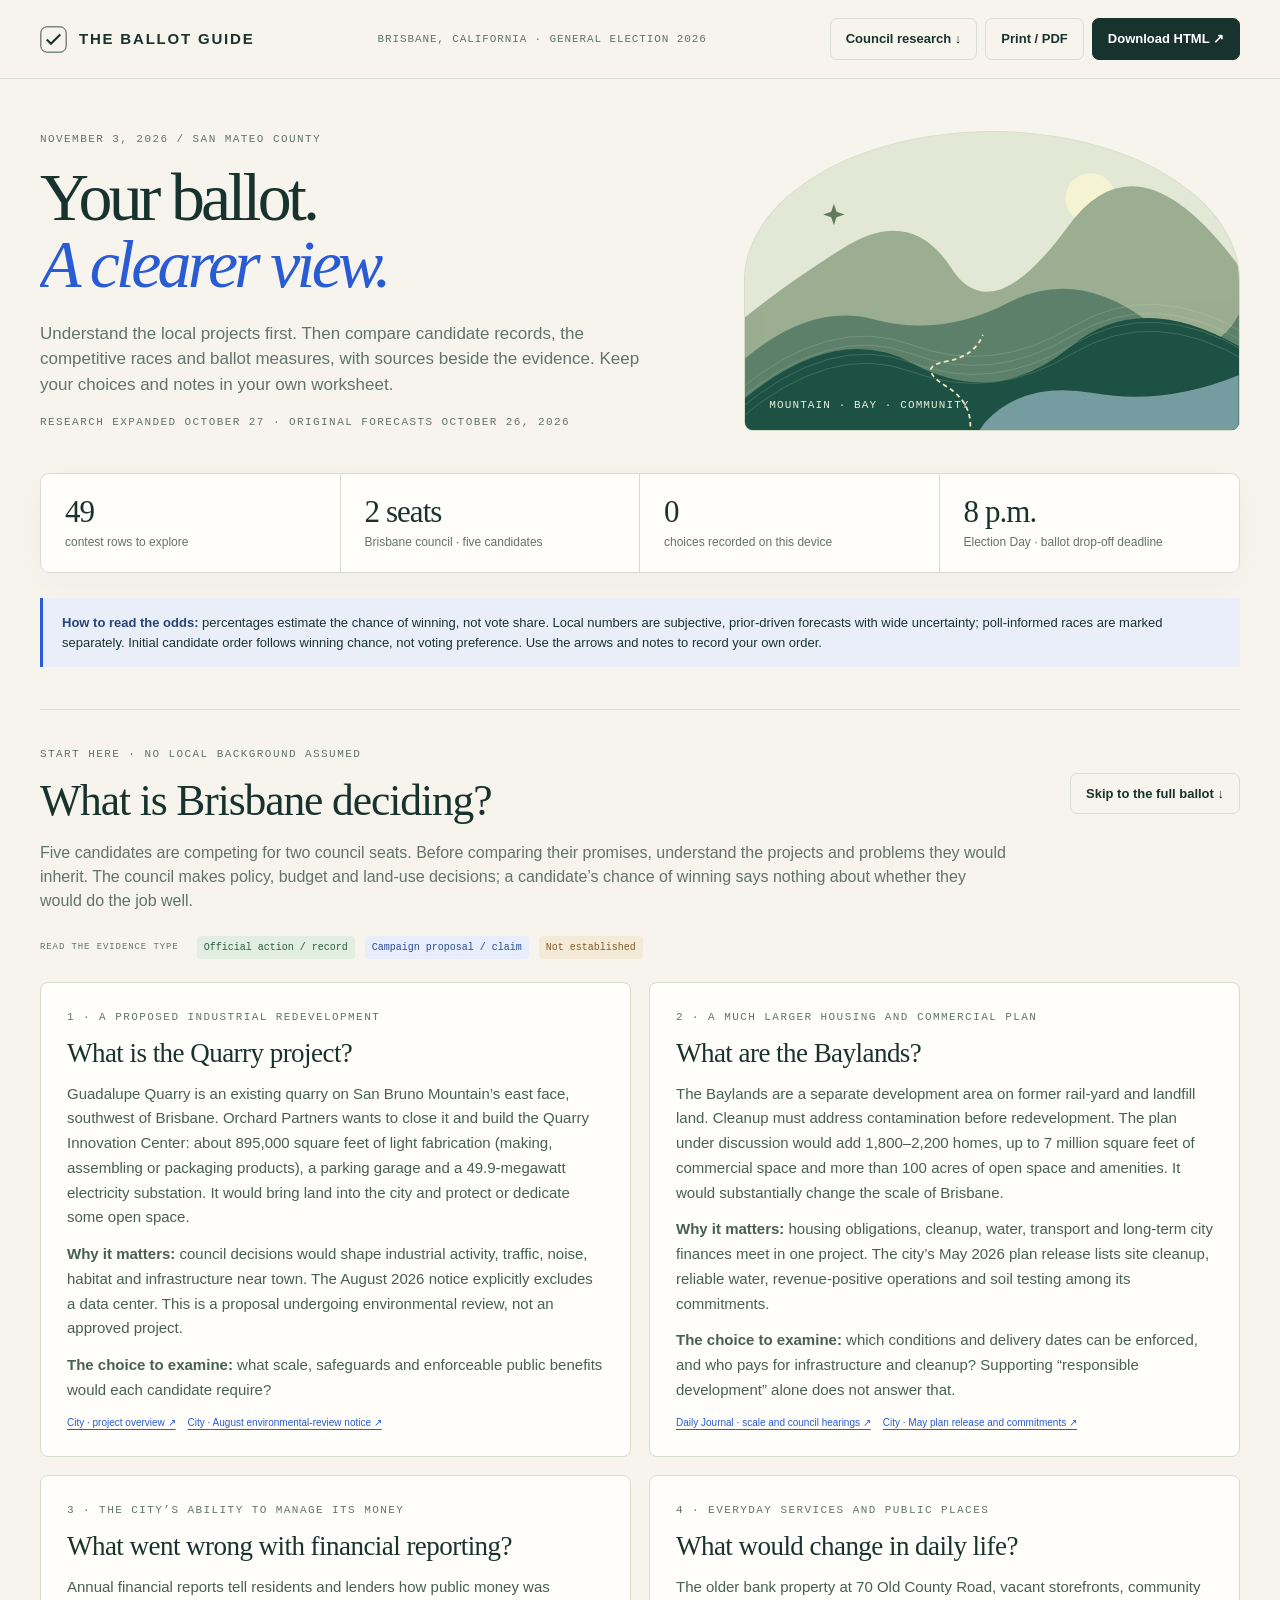
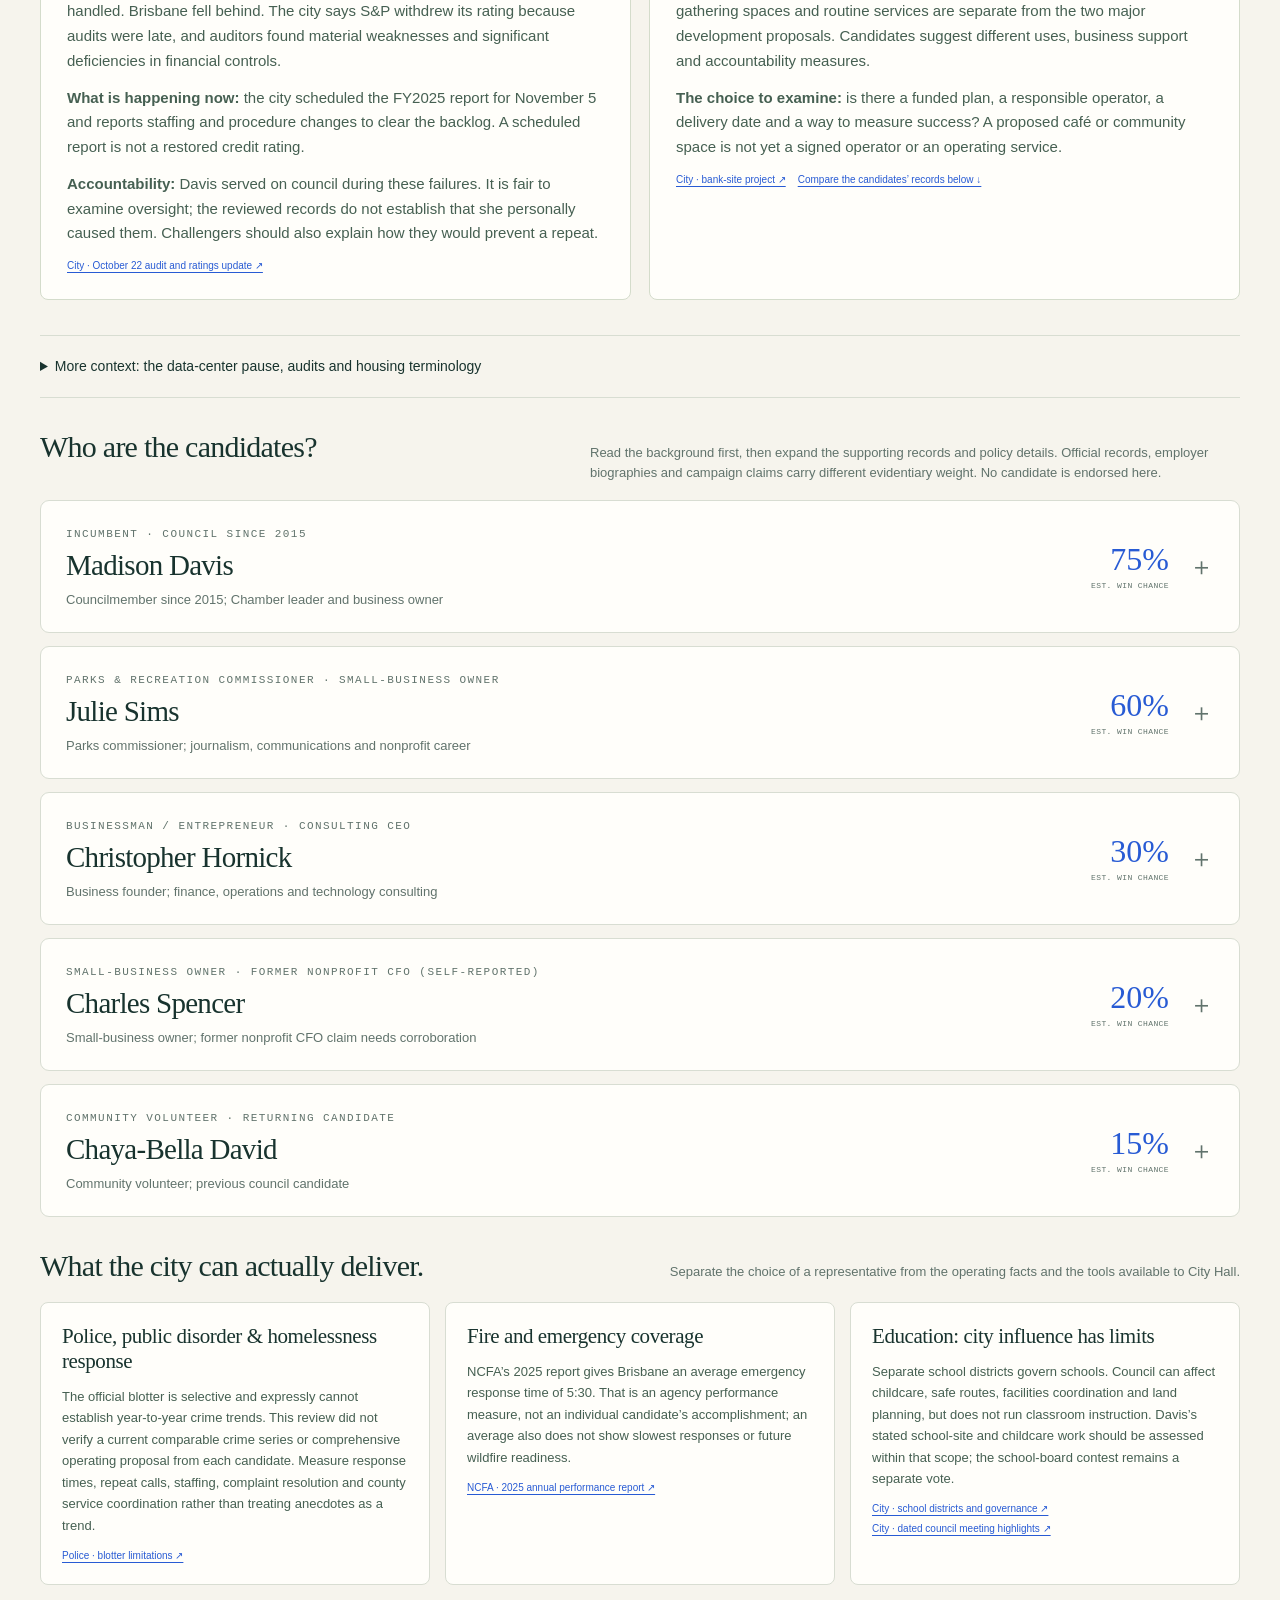
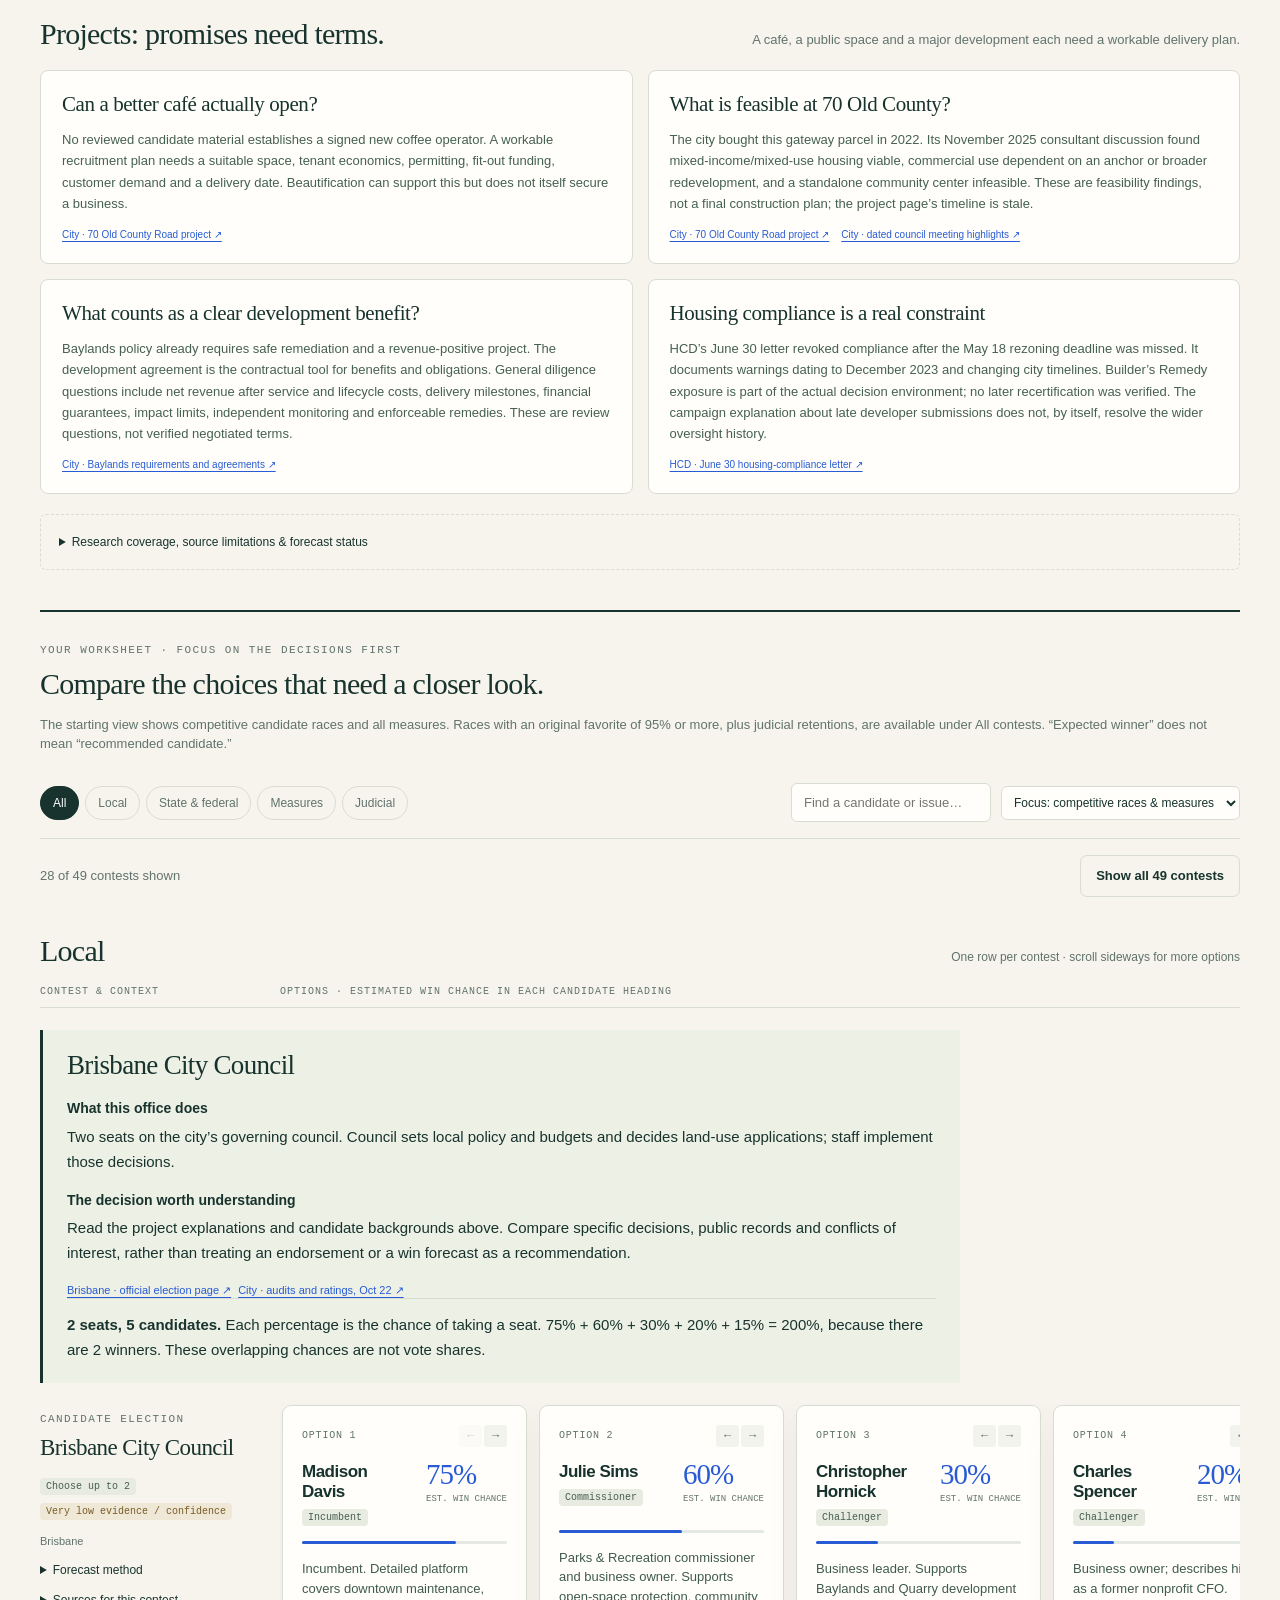
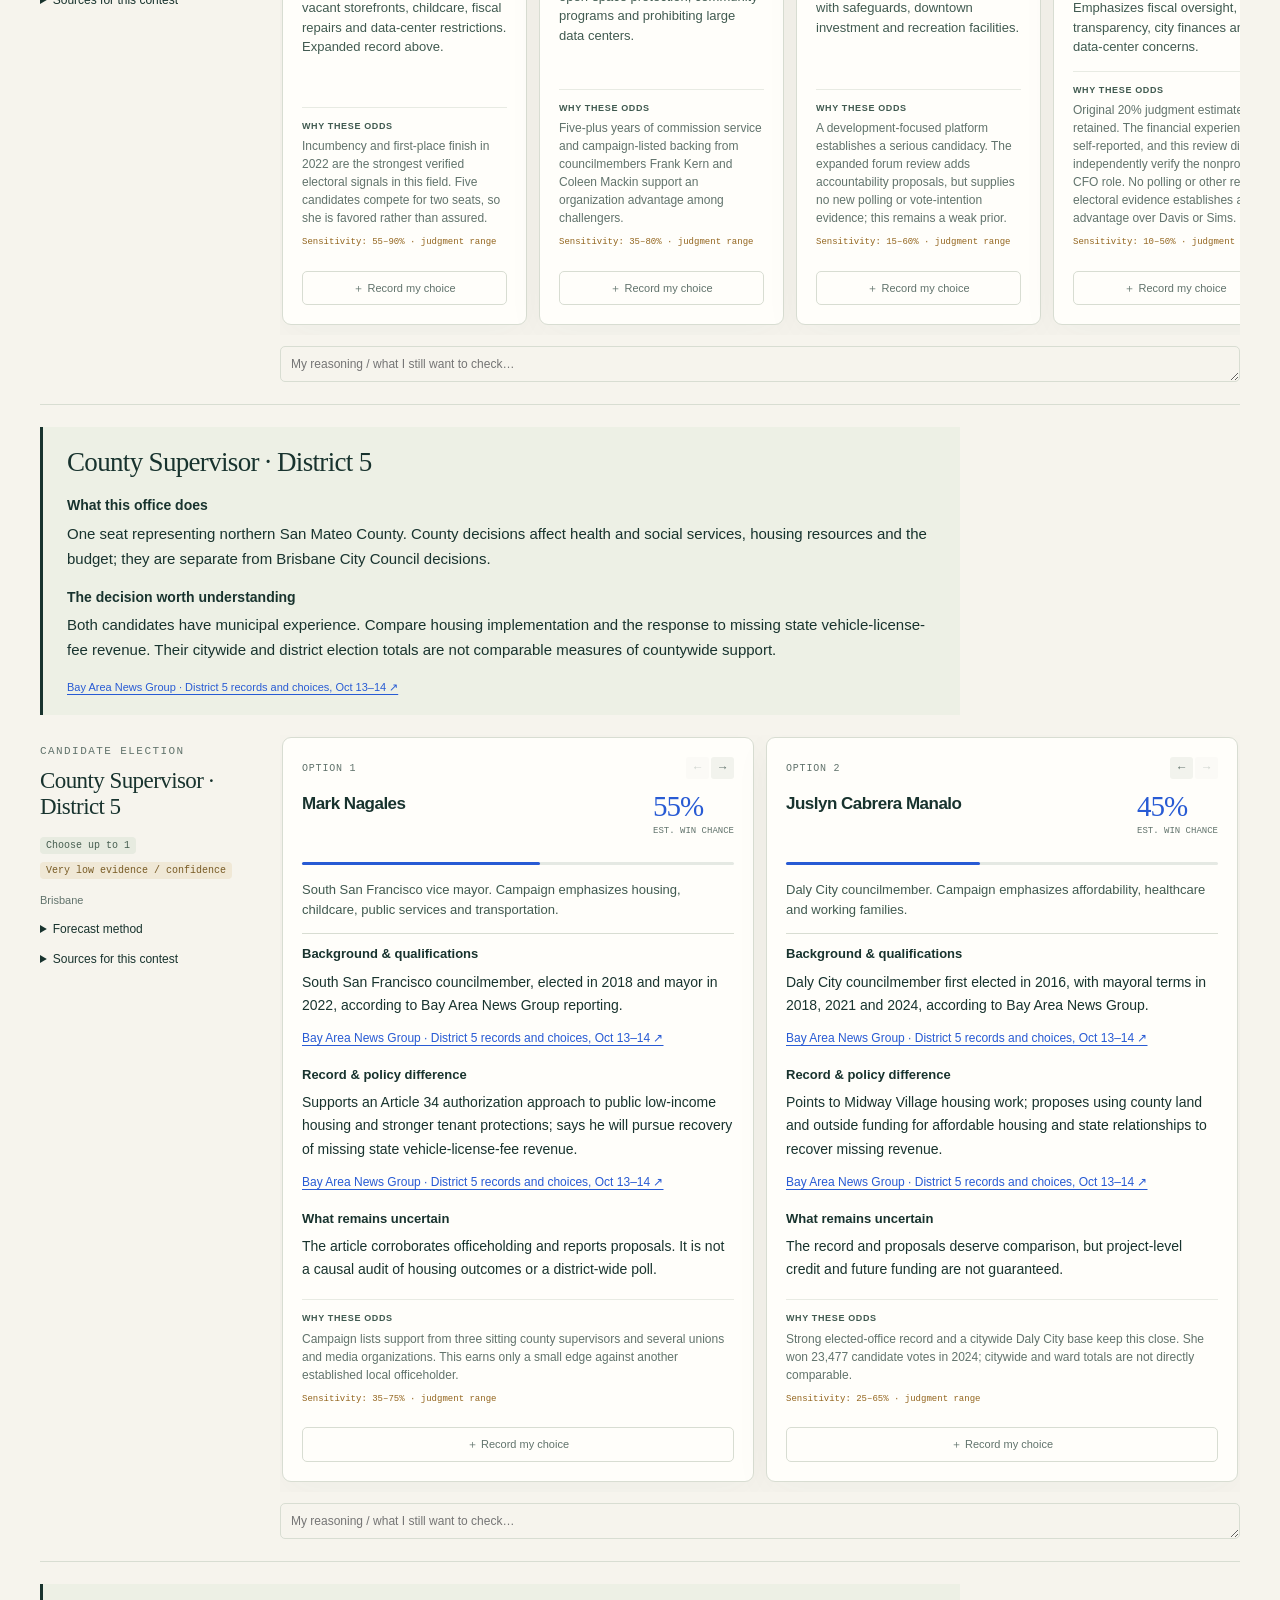
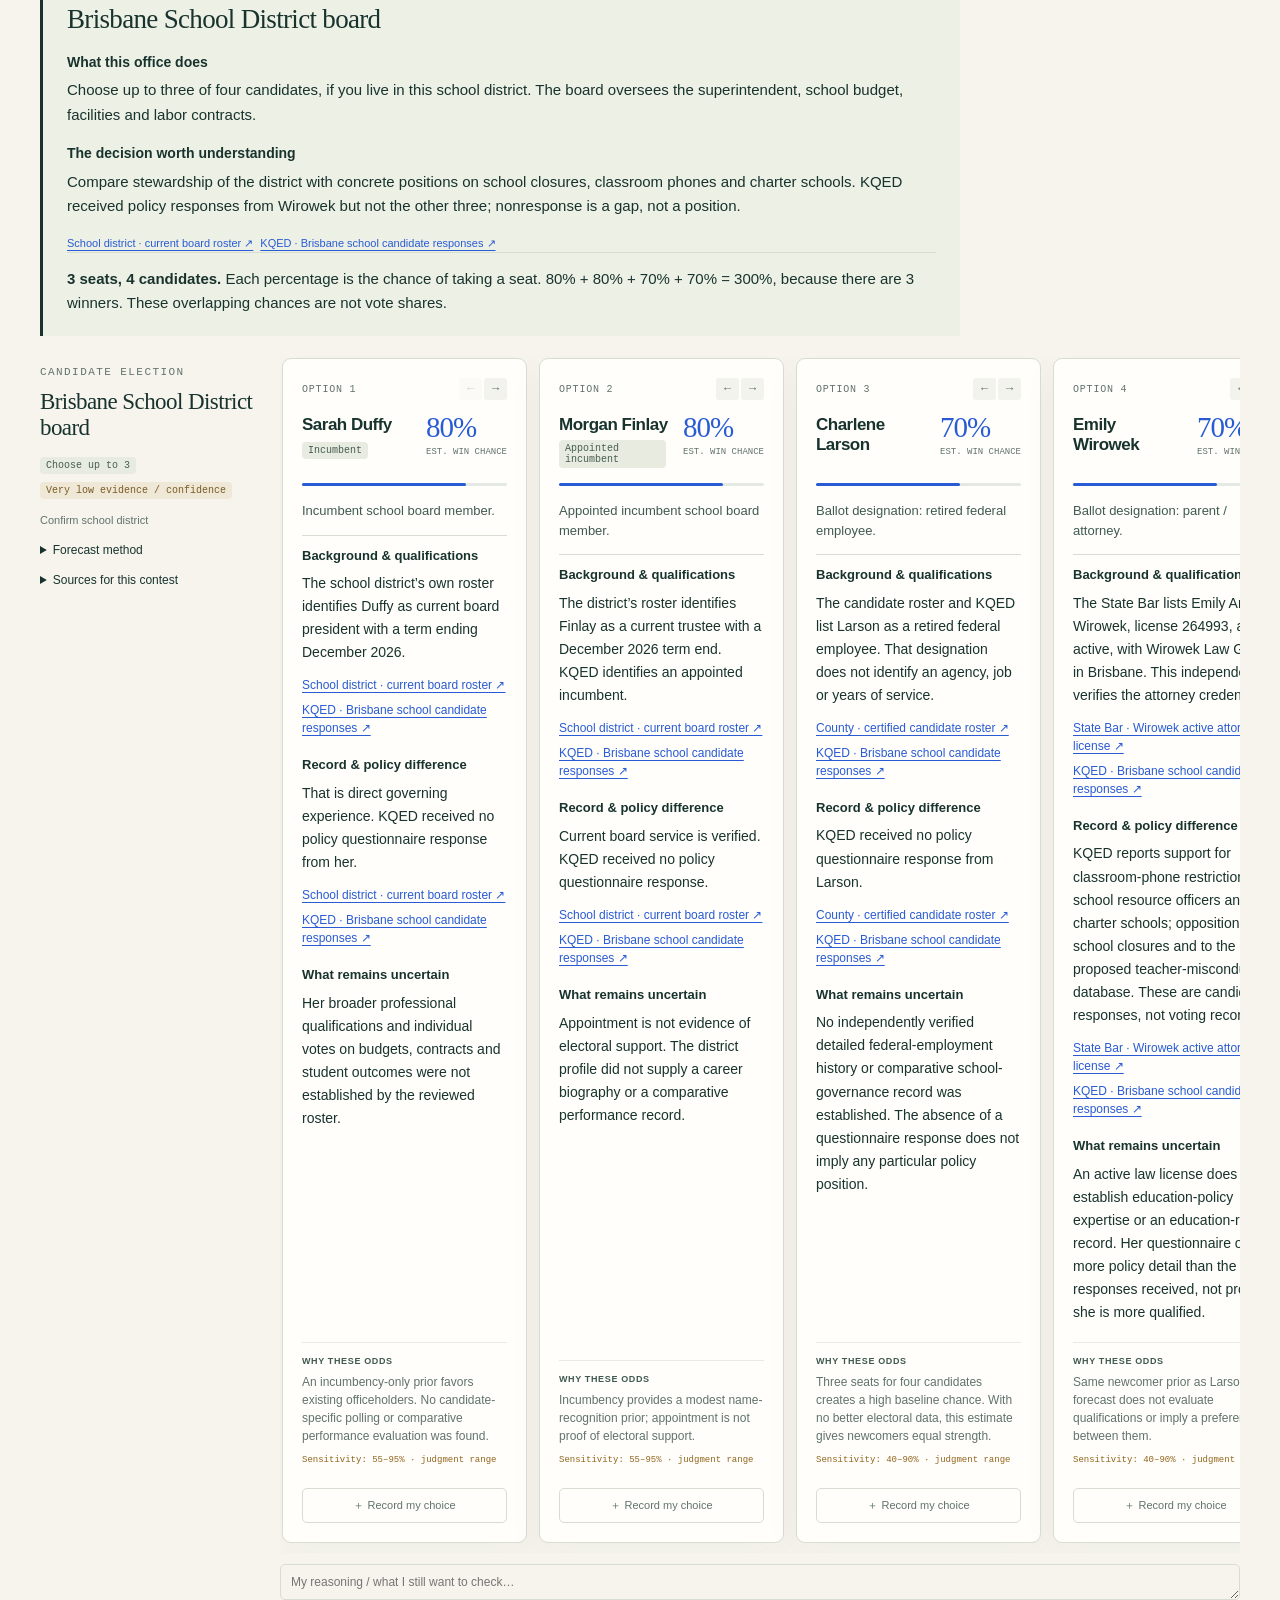
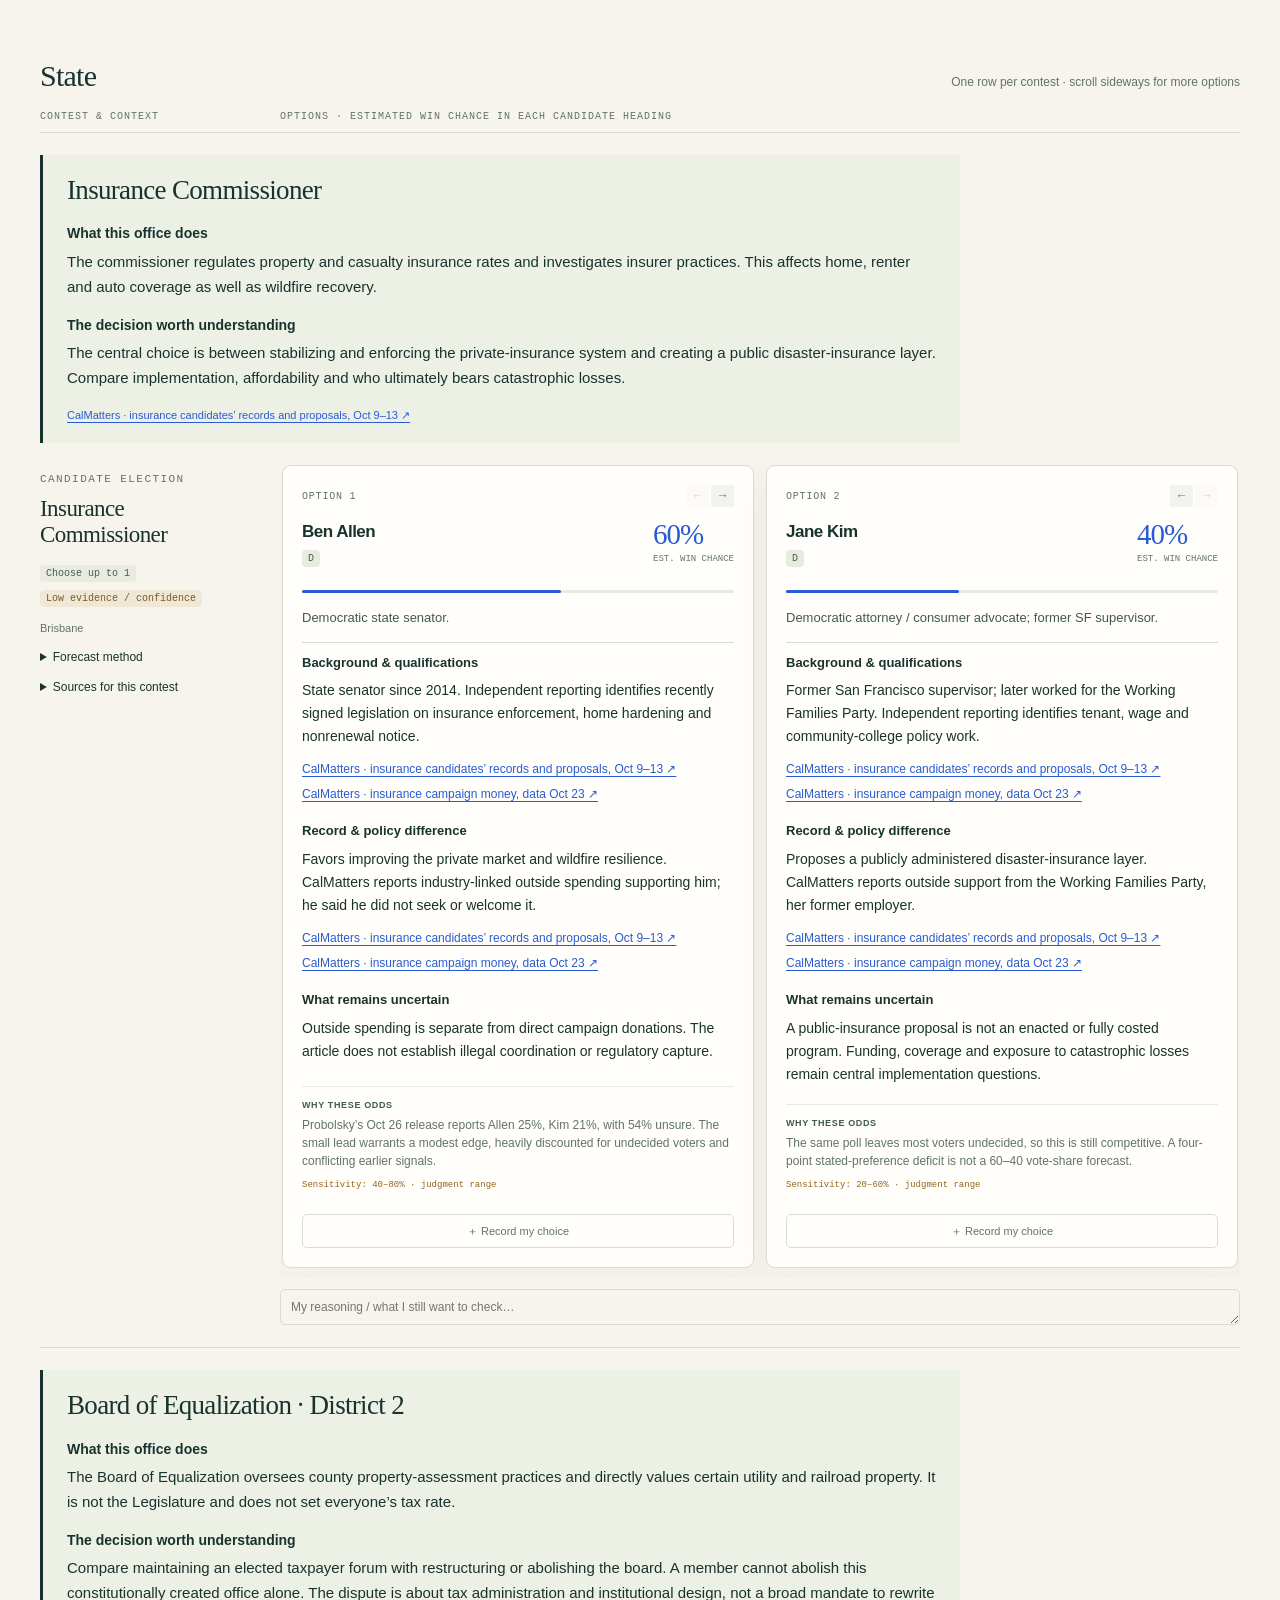
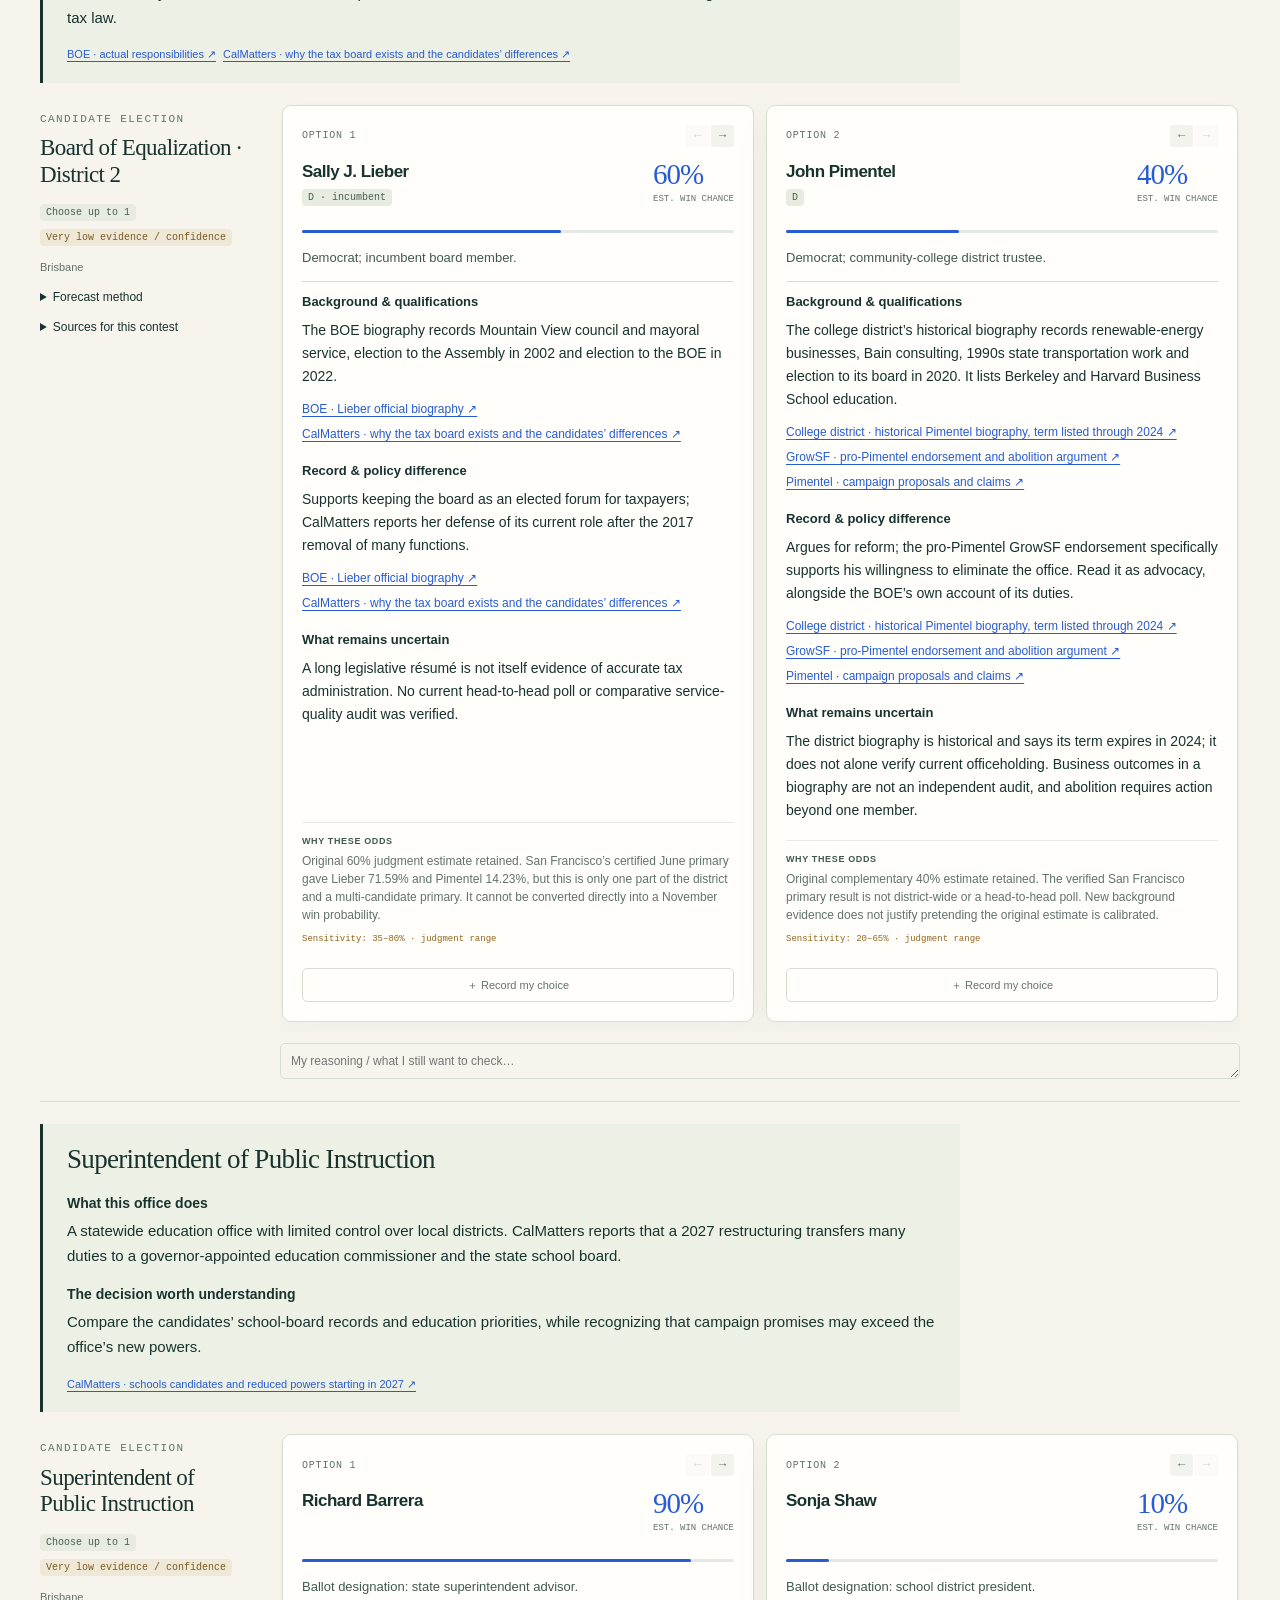
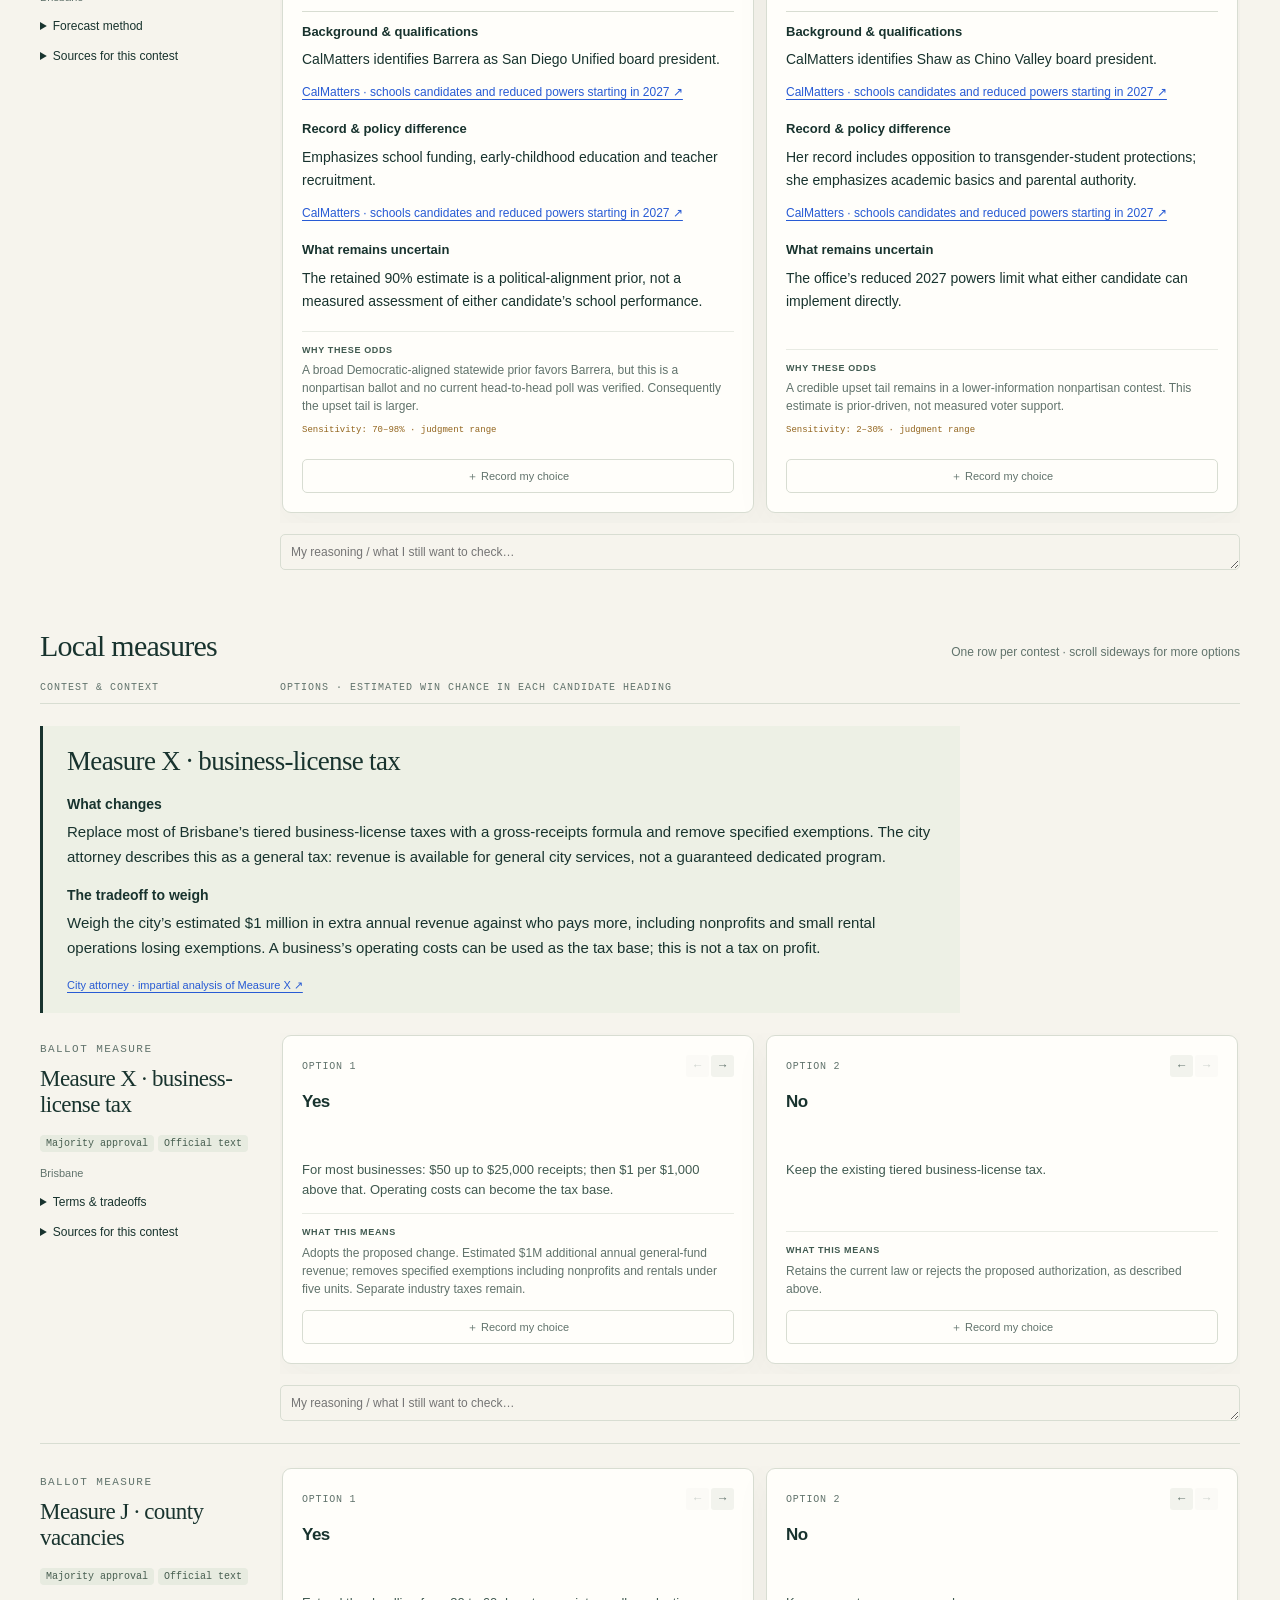
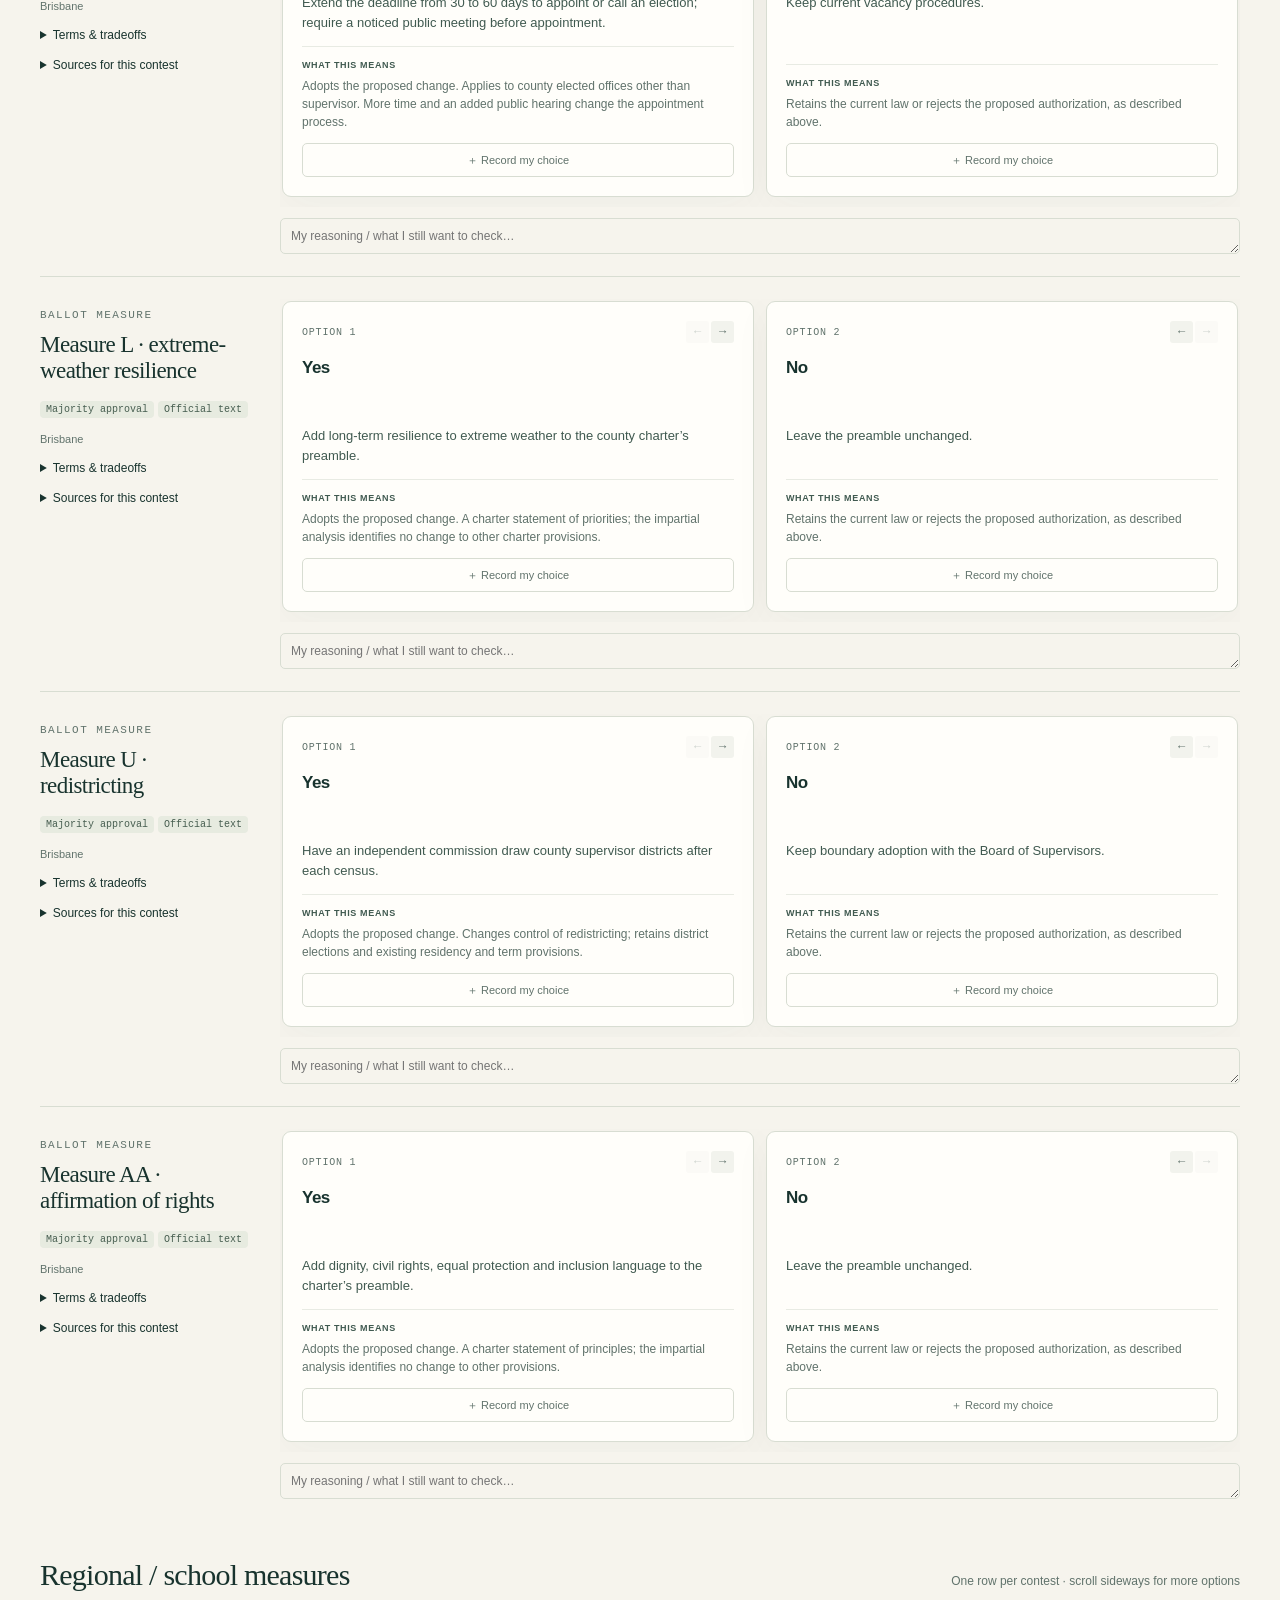
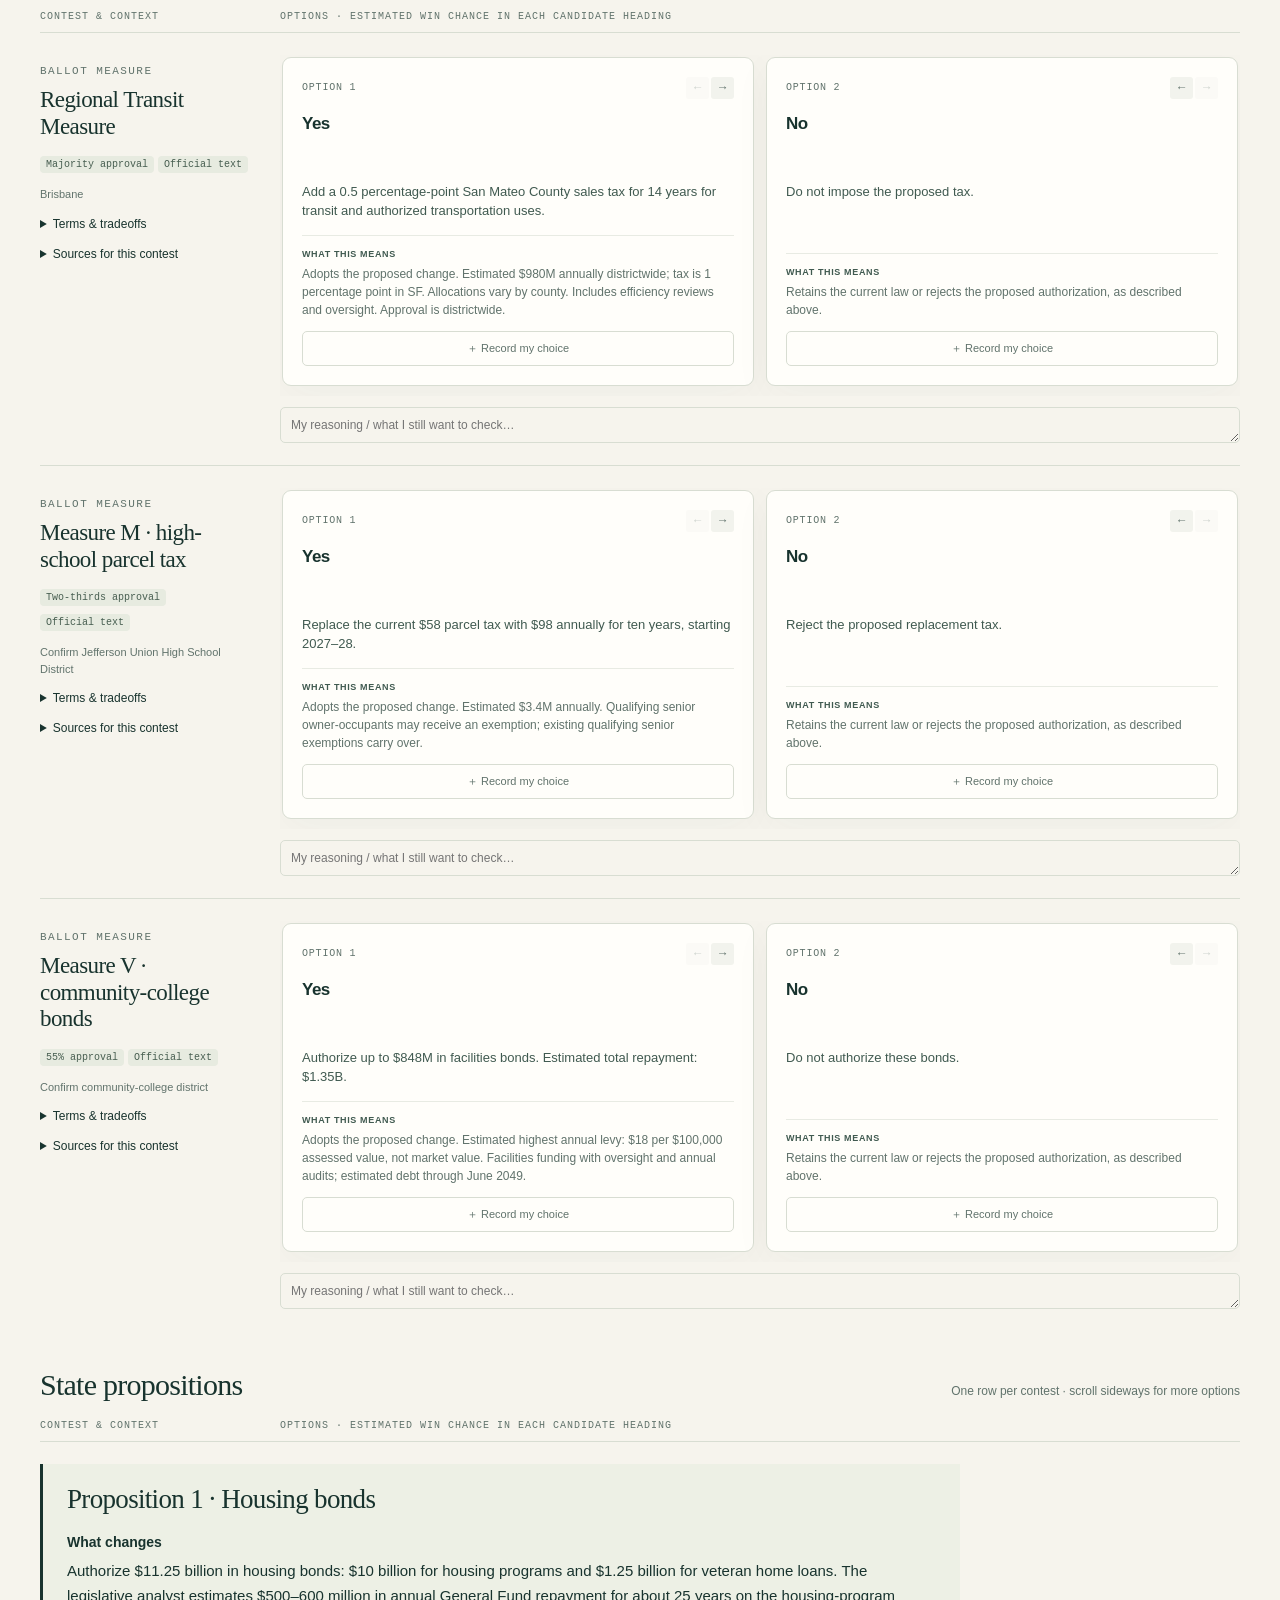
<file: index.html>
<!doctype html>
<html lang="en">
  <head>
    <meta charset="utf-8" />
    <meta name="viewport" content="width=device-width,initial-scale=1" />
    <meta
      name="description"
      content="Brisbane’s November 2026 ballot, explained: candidate win estimates, source links, ballot measures and a personal voting worksheet."
    />
    <link
      rel="icon"
      href="data:image/svg+xml,%3Csvg xmlns=%27http://www.w3.org/2000/svg%27 viewBox=%270 0 32 32%27%3E%3Crect width=%2732%27 height=%2732%27 rx=%276%27 fill=%27%2318332e%27/%3E%3Ctext x=%2716%27 y=%2724%27 text-anchor=%27middle%27 font-size=%2725%27 fill=%27%23f6f4ed%27%3EB%3C/text%3E%3C/svg%3E"
    />
    <title>Brisbane · The Ballot Guide</title>
    <link rel="stylesheet" href="assets/styles.css" />
  </head>
  <body>
    <header>
      <div class="shell mast">
        <div class="brand">
          <svg viewBox="0 0 32 32" fill="none" aria-hidden="true">
            <rect
              x="1"
              y="1"
              width="30"
              height="30"
              rx="7"
              stroke="currentColor"
            />
            <path
              d="m8 16 5 5L24 10"
              stroke="currentColor"
              stroke-width="2.5"
            /></svg
          >THE BALLOT GUIDE
        </div>
        <div class="mast-meta">
          Brisbane, California · General election 2026
        </div>
        <div class="actions">
          <a class="btn header-research-link" href="#council-research"
            >Council research ↓</a
          ><button class="btn" id="print">Print / PDF</button
          ><button class="btn primary" id="download">Download HTML ↗</button>
        </div>
      </div>
    </header>
    <main class="shell">
      <section class="hero">
        <div>
          <div class="eyebrow">November 3, 2026 / San Mateo County</div>
          <h1>Your ballot.<br /><em>A clearer view.</em></h1>
          <p class="intro">
            Understand the local projects first. Then compare candidate records,
            the competitive races and ballot measures, with sources beside the
            evidence. Keep your choices and notes in your own worksheet.
          </p>
          <div class="eyebrow">
            Research expanded October 27 · original forecasts October 26, 2026
          </div>
        </div>
        <div class="landscape" aria-hidden="true">
          <svg viewBox="0 0 550 360" preserveAspectRatio="xMidYMid slice">
            <rect width="550" height="360" fill="#e2e7d6" />
            <circle cx="385" cy="88" r="28" fill="#f5f3d2" />
            <path
              d="M-20 237Q35 190 110 143T230 166T360 119T570 192V370H-20Z"
              fill="#9bae91"
            />
            <path
              d="M-10 275Q70 203 144 223T294 204T450 226T560 193V370H-10Z"
              fill="#5d806a"
            />
            <path
              d="M-20 328Q95 222 187 272T363 253T570 265V370H-20Z"
              fill="#1d5144"
            />
            <path
              d="M267 338Q310 291 388 305T550 285V370H245Z"
              fill="#759da0"
            />
            <g fill="none" stroke="#d4dfc5" opacity=".22">
              <path d="M-10 304Q95 217 185 251T365 231T560 240" />
              <path d="M-10 315Q95 227 185 261T365 241T560 250" />
              <path d="M-10 326Q95 237 185 271T365 251T560 260" />
              <path d="M-10 337Q95 247 185 281T365 261T560 270" />
            </g>
            <path
              d="M248 360Q260 320 225 298T223 270T265 240"
              fill="none"
              stroke="#ede6be"
              stroke-width="2"
              stroke-dasharray="5 4"
            />
            <path
              d="m96 103 3-9 3 9 9 3-9 3-3 9-3-9-9-3Z"
              fill="#607b60"
            /></svg
          ><span>Mountain · Bay · Community</span>
        </div>
      </section>
      <section class="summary" aria-label="Guide overview">
        <div class="stat">
          <b id="count">—</b><span>contest rows to explore</span>
        </div>
        <div class="stat">
          <b>2 seats</b><span>Brisbane council · five candidates</span>
        </div>
        <div class="stat">
          <b id="chosenCount">0</b><span>choices recorded on this device</span>
        </div>
        <div class="stat">
          <b>8 p.m.</b><span>Election Day · ballot drop-off deadline</span>
        </div>
      </section>
      <div class="notice">
        <strong>How to read the odds:</strong> percentages estimate the chance
        of winning, not vote share. Local numbers are subjective, prior-driven
        forecasts with wide uncertainty; poll-informed races are marked
        separately. Initial candidate order follows winning chance, not voting
        preference. Use the arrows and notes to record your own order.
      </div>
      <div id="research-content"></div>
      <div id="ballot-table" class="ballot-divider">
        <div class="eyebrow">Your worksheet · focus on the decisions first</div>
        <h2>Compare the choices that need a closer look.</h2>
        <p>
          The starting view shows competitive candidate races and all measures.
          Races with an original favorite of 95% or more, plus judicial
          retentions, are available under All contests. “Expected winner” does
          not mean “recommended candidate.”
        </p>
      </div>
      <nav class="toolbar" aria-label="Filter contests">
        <div class="filters" id="filters"></div>
        <input
          id="search"
          class="search"
          aria-label="Search contests or candidates"
          placeholder="Find a candidate or issue…"
        /><select id="view" aria-label="View mode">
          <option value="focus" selected>
            Focus: competitive races &amp; measures
          </option>
          <option value="all">All contests, including likely outcomes</option>
          <option value="close">Competitive candidate races</option>
          <option value="chosen">My recorded choices</option>
        </select>
      </nav>
      <div class="view-status">
        <span id="shown-count" role="status"></span
        ><button class="btn" id="show-all">Show all 49 contests</button>
      </div>
      <div id="guide" aria-live="polite"><p>Loading ballot guide…</p></div>
      <noscript
        ><p>
          Enable JavaScript to use the ballot worksheet.
          <a href="content/research.html">Read the council research</a> or
          <a href="content/ballot.json">download the ballot data</a>.
        </p></noscript
      >
      <section class="guide-end">
        <article class="panel" id="method">
          <div class="eyebrow">Read the fine print, comfortably</div>
          <h2>The forecast, explained.</h2>
          <p>
            All win probabilities are the analyst’s estimates. Sources supply
            election results, polls, candidate statements and ballot text; they
            do not endorse these probabilities. No past forecast calibration was
            performed.
          </p>
          <ul>
            <li>
              <strong>Poll-informed:</strong> Governor and insurance
              commissioner incorporate verified October polls, with judgmental
              allowance for polling error and undecided voters.
            </li>
            <li>
              <strong>Prior-driven:</strong> Other races use incumbency,
              previous results, campaign-reported endorsements or a broad
              partisan baseline. These are weaker estimates.
            </li>
            <li>
              <strong>Multiple winners:</strong> A council candidate’s number is
              the chance of taking either seat. Probabilities sum to 200% for
              two seats and 300% for three seats, not 100%.
            </li>
            <li>
              <strong>Judicial retention:</strong> The same 99% retention prior
              is applied to each justice. Individual decisions, conduct and
              opposition campaigns were not comprehensively reviewed.
            </li>
            <li>
              <strong>Sensitivity bands:</strong> The ranges shown are
              subjective plausible probability ranges under changed assumptions.
              They are not statistical confidence intervals.
            </li>
          </ul>
          <p>
            Evidence about one challenger is uneven. A thinner reviewed record
            is not evidence of a weaker candidate. Fundraising filings, a full
            candidate-forum review or a credible new poll could materially
            change local estimates.
          </p>
          <button class="btn" id="reset">Reset my choices & notes</button>
        </article>
        <article class="panel">
          <div class="eyebrow">Before you submit</div>
          <h2>Make it count.</h2>
          <p>
            <strong>Brisbane City Hall vote center:</strong> October 31–November
            2, 9 a.m.–5 p.m.; November 3, 7 a.m.–8 p.m.
          </p>
          <p>
            Return in person to an official vote center or drop box by
            <strong>8 p.m. November 3</strong>. Mail ballots must be postmarked
            by November 3 and received by November 10. Close to Election Day,
            request a hand postmark at a post-office counter or use an official
            drop box.
          </p>
          <p>
            <strong>Check the exact ballot.</strong> This guide covers the
            verified city, state, federal, county and judicial contests plus
            potential school-district items. It has not been matched to a
            residential address; additional school or special-district contests
            may apply. District-dependent rows are marked.
          </p>
          <p>
            <a
              href="https://smcacre.gov/elections/my-election-info"
              target="_blank"
              rel="noopener"
              >Find your official sample ballot ↗</a
            ><br /><a
              href="https://www.brisbaneca.gov/801/2026-Municipal-Election-Information"
              target="_blank"
              rel="noopener"
              >Official Brisbane voting information ↗</a
            >
          </p>
          <p>
            <strong>Sharing:</strong> Download HTML to save an offline copy with
            your current order, selections and notes. You can send that file
            yourself. Notes are stored in this browser, not synchronized between
            people. Print / PDF uses your browser’s print dialog and includes
            the research plus the contests currently shown. Choose All contests
            for the complete worksheet.
          </p>
        </article>
      </section>
      <footer>
        <span
          >Brisbane · November 2026 ballot guide<br />Independent comparison &
          forecast worksheet. Not an official ballot.</span
        ><span
          >Council and competitive-race research expanded October 27; other
          research October 26 · Forecasts are not live<br />No personal
          political profile is used.</span
        >
      </footer>
    </main>
    <div id="toast" class="toast" role="status" hidden></div>
    <script id="guide-data" type="application/json">
      null
    </script>
    <script id="saved-state" type="application/json">
      {}
    </script>
    <script src="assets/app.js" defer></script>
  </body>
</html>
</file>
<file: assets/styles.css>
:root {
  --paper: #f6f4ed;
  --ink: #18332e;
  --muted: #61736c;
  --line: #d8ddd2;
  --blue: #285bd4;
  --white: #fffefa;
  --green: #dce8b3;
  --amber: #93651e;
  --shadow: 0 10px 40px #17372c09;
}
* {
  box-sizing: border-box;
}
html {
  scroll-behavior: smooth;
}
body {
  margin: 0;
  background: var(--paper);
  color: var(--ink);
  font:
    15px/1.5 -apple-system,
    BlinkMacSystemFont,
    "Segoe UI",
    sans-serif;
}
button,
input,
select,
textarea {
  font: inherit;
}
button,
a,
input,
select {
  touch-action: manipulation;
}
a {
  color: var(--blue);
  text-underline-offset: 3px;
}
button {
  cursor: pointer;
}
button:focus-visible,
a:focus-visible,
textarea:focus-visible,
input:focus-visible,
select:focus-visible {
  outline: 3px solid #e7aa48;
  outline-offset: 3px;
}
button:disabled {
  opacity: 0.3;
  cursor: default;
}
.shell {
  max-width: 1600px;
  margin: auto;
  padding: 0 40px;
}
header {
  border-bottom: 1px solid var(--line);
}
.mast {
  display: flex;
  align-items: center;
  justify-content: space-between;
  gap: 20px;
  min-height: 78px;
}
.brand {
  font-size: 15px;
  font-weight: 800;
  letter-spacing: 0.12em;
  display: flex;
  gap: 12px;
  align-items: center;
}
.brand svg {
  width: 27px;
}
.mast-meta {
  color: var(--muted);
  font:
    11px/1.5 ui-monospace,
    SFMono-Regular,
    monospace;
  letter-spacing: 0.08em;
  text-transform: uppercase;
}
.actions {
  display: flex;
  gap: 8px;
}
.btn {
  border: 1px solid var(--line);
  background: transparent;
  border-radius: 7px;
  padding: 10px 15px;
  color: var(--ink);
  font-size: 13px;
  font-weight: 650;
  white-space: nowrap;
}
.btn.primary {
  background: var(--ink);
  border-color: var(--ink);
  color: white;
}
.hero {
  position: relative;
  overflow: hidden;
  padding: 52px 0 32px;
  display: grid;
  grid-template-columns: 1.3fr 1fr;
  align-items: center;
  gap: 60px;
}
.eyebrow {
  font:
    11px/1.5 ui-monospace,
    SFMono-Regular,
    monospace;
  letter-spacing: 0.13em;
  text-transform: uppercase;
  color: var(--muted);
}
h1 {
  font:
    500 clamp(48px, 5.3vw, 84px)/0.99 Georgia,
    serif;
  letter-spacing: -0.055em;
  margin: 16px 0 23px;
  max-width: 850px;
}
h1 em {
  color: var(--blue);
  font-weight: 400;
}
h2 {
  font:
    500 30px/1.15 Georgia,
    serif;
  letter-spacing: -0.025em;
  margin: 0;
}
h3 {
  font-size: 15px;
  margin: 0 0 8px;
}
.intro {
  font-size: 17px;
  max-width: 625px;
  color: var(--muted);
}
.landscape {
  background: #e2e7d6;
  border: 1px solid #d5ddc7;
  border-radius: 50% 50% 9px 9px;
  position: relative;
  min-height: 285px;
  overflow: hidden;
  align-self: stretch;
  max-height: 365px;
}
.landscape svg {
  width: 100%;
  height: 100%;
  position: absolute;
  inset: 0;
}
.landscape span {
  position: absolute;
  bottom: 19px;
  left: 24px;
  font:
    11px ui-monospace,
    monospace;
  letter-spacing: 0.1em;
  color: #e8eedb;
  text-transform: uppercase;
}
.summary {
  display: grid;
  grid-template-columns: repeat(4, 1fr);
  border: 1px solid var(--line);
  border-radius: 9px;
  background: var(--white);
  box-shadow: var(--shadow);
  margin: 10px 0 25px;
}
.stat {
  padding: 20px 24px;
  border-right: 1px solid var(--line);
}
.stat:last-child {
  border: 0;
}
.stat b {
  display: block;
  font:
    500 31px Georgia,
    serif;
  letter-spacing: -0.03em;
}
.stat span {
  color: var(--muted);
  font-size: 12px;
}
.notice {
  padding: 15px 19px;
  border-left: 3px solid var(--blue);
  background: #e9eef9;
  font-size: 13px;
  margin: 22px 0;
}
.notice strong {
  color: #24457c;
}
.toolbar {
  display: flex;
  align-items: center;
  gap: 10px;
  position: sticky;
  top: 0;
  z-index: 5;
  padding: 16px 0;
  background: var(--paper);
  border-bottom: 1px solid var(--line);
  flex-wrap: wrap;
}
.filters {
  display: flex;
  gap: 6px;
  flex-wrap: wrap;
}
.filter {
  border: 1px solid var(--line);
  border-radius: 40px;
  background: transparent;
  padding: 7px 12px;
  font-size: 12px;
  color: var(--muted);
}
.filter.active {
  background: var(--ink);
  border-color: var(--ink);
  color: white;
}
.search {
  margin-left: auto;
  border: 1px solid var(--line);
  border-radius: 6px;
  background: var(--white);
  padding: 9px 12px;
  min-width: 200px;
  font-size: 13px;
}
.toolbar select {
  border: 1px solid var(--line);
  background: var(--white);
  padding: 8px;
  border-radius: 6px;
  font-size: 12px;
  color: var(--ink);
}
.section-title {
  display: flex;
  align-items: baseline;
  justify-content: space-between;
  gap: 20px;
  margin: 37px 0 17px;
}
.section-title span {
  color: var(--muted);
  font-size: 12px;
}
.table-head {
  display: grid;
  grid-template-columns: 220px 1fr;
  gap: 20px;
  color: var(--muted);
  font:
    10px ui-monospace,
    monospace;
  letter-spacing: 0.1em;
  text-transform: uppercase;
  margin: 18px 0 10px;
}
.contest {
  display: grid;
  grid-template-columns: 220px minmax(0, 1fr);
  gap: 20px;
  border-top: 1px solid var(--line);
  padding: 22px 0;
}
.contest-heading {
  padding: 8px 7px 8px 0;
  position: relative;
}
.contest-heading h3 {
  font:
    500 23px/1.15 Georgia,
    serif;
  letter-spacing: -0.025em;
  margin: 8px 0 11px;
}
.badge {
  display: inline-block;
  border-radius: 4px;
  padding: 3px 6px;
  font:
    10px ui-monospace,
    monospace;
  background: #e7ebe0;
  color: #475e50;
  margin: 3px 4px 3px 0;
}
.badge.low {
  background: #f0e8d6;
  color: #785b25;
}
.scope {
  display: block;
  font-size: 11px;
  color: var(--muted);
  margin: 10px 0;
}
.source-links {
  display: flex;
  flex-wrap: wrap;
  gap: 7px;
  margin-top: 12px;
  font-size: 11px;
}
.option-scroll {
  display: grid;
  grid-auto-flow: column;
  grid-auto-columns: minmax(245px, 1fr);
  gap: 12px;
  overflow-x: auto;
  align-items: stretch;
  padding: 2px 2px 10px;
  scrollbar-color: #bec9bb transparent;
  scrollbar-width: thin;
}
.option-card {
  background: var(--white);
  border: 1px solid var(--line);
  border-radius: 9px;
  padding: 19px;
  min-width: 0;
  position: relative;
  box-shadow: var(--shadow);
  display: flex;
  flex-direction: column;
}
.option-card.chosen {
  border-color: var(--blue);
  box-shadow: inset 0 0 0 1px var(--blue);
}
.slot {
  font:
    10px ui-monospace,
    monospace;
  letter-spacing: 0.08em;
  color: var(--muted);
  text-transform: uppercase;
  margin-bottom: 13px;
  display: flex;
  align-items: center;
  justify-content: space-between;
  gap: 8px;
}
.move {
  display: flex;
  gap: 2px;
}
.move button {
  border: 0;
  background: #f2f3ed;
  color: var(--muted);
  border-radius: 3px;
  font-size: 12px;
  line-height: 1.5;
  width: 23px;
  height: 22px;
  padding: 0;
}
.candidate {
  display: flex;
  justify-content: space-between;
  align-items: flex-start;
  gap: 13px;
  margin-bottom: 12px;
  min-height: 58px;
}
.candidate h4 {
  font-size: 17px;
  line-height: 1.2;
  margin: 2px 0;
  font-weight: 700;
  letter-spacing: -0.03em;
}
.prob {
  color: var(--blue);
  font:
    500 29px/1 Georgia,
    serif;
  white-space: nowrap;
  letter-spacing: -0.035em;
}
.prob small {
  font:
    9px/1.4 ui-monospace,
    monospace;
  color: var(--muted);
  display: block;
  text-align: right;
  margin-top: 4px;
  letter-spacing: 0;
}
.prob-bar {
  height: 3px;
  background: #e5e9e3;
  margin: 0 0 15px;
  border-radius: 9px;
}
.prob-bar span {
  display: block;
  height: 100%;
  background: var(--blue);
  border-radius: 9px;
}
.description {
  font-size: 13px;
  color: #405a50;
  margin: 0 0 14px;
}
.why {
  border-top: 1px solid #e8ebe3;
  padding-top: 12px;
  font-size: 12px;
  color: var(--muted);
  margin-top: auto;
}
.why strong {
  font-size: 9px;
  display: block;
  letter-spacing: 0.07em;
  text-transform: uppercase;
  margin-bottom: 4px;
  color: #405a50;
}
.range {
  font:
    9px/1.5 ui-monospace,
    monospace;
  color: var(--amber);
  margin: 9px 0;
}
.choose {
  border: 1px solid var(--line);
  background: transparent;
  border-radius: 5px;
  padding: 8px;
  color: var(--muted);
  font-size: 11px;
  margin-top: 12px;
  display: block;
  width: 100%;
}
.chosen .choose {
  background: #ecf1ff;
  border-color: #c3d1f2;
  color: var(--blue);
}
.worksheet {
  grid-column: 2;
  font-size: 11px;
  display: flex;
  align-items: center;
  gap: 12px;
  margin-top: -9px;
}
.worksheet textarea {
  width: 100%;
  resize: vertical;
  min-height: 36px;
  height: 36px;
  border: 1px solid var(--line);
  border-radius: 5px;
  background: transparent;
  padding: 8px 10px;
  font-size: 12px;
  color: var(--ink);
}
details {
  font-size: 12px;
  color: var(--muted);
  margin-top: 12px;
}
summary {
  cursor: pointer;
  color: var(--ink);
}
details p {
  font-size: 11px;
  line-height: 1.6;
  margin: 8px 0;
  max-width: 215px;
}
.guide-end {
  display: grid;
  grid-template-columns: 1fr 1fr;
  gap: 25px;
  margin: 50px 0 30px;
}
.panel {
  padding: 26px;
  border: 1px solid var(--line);
  border-radius: 10px;
  background: var(--white);
}
.panel p,
.panel li {
  font-size: 13px;
  color: var(--muted);
}
.panel ul {
  padding-left: 19px;
}
.panel h2 {
  margin-bottom: 18px;
}
.panel details p {
  max-width: none;
}
footer {
  border-top: 1px solid var(--line);
  padding: 24px 0 35px;
  color: var(--muted);
  font-size: 11px;
  display: flex;
  justify-content: space-between;
  gap: 20px;
}
.empty {
  padding: 60px;
  text-align: center;
  color: var(--muted);
}
.toast {
  position: fixed;
  bottom: 25px;
  left: 50%;
  transform: translateX(-50%);
  background: var(--ink);
  color: white;
  border-radius: 30px;
  padding: 11px 23px;
  font-size: 13px;
  z-index: 20;
  box-shadow: 0 5px 30px #0002;
}
.sr-only {
  position: absolute;
  width: 1px;
  height: 1px;
  overflow: hidden;
  clip: rect(0, 0, 0, 0);
}

@media (min-width: 1350px) {
  .shell {
    padding: 0 55px;
  }
  .contest,
  .table-head {
    grid-template-columns: 240px minmax(0, 1fr);
  }
}

@media (max-width: 900px) {
  .shell {
    padding: 0 22px;
  }
  .hero {
    gap: 25px;
    grid-template-columns: 1.5fr 1fr;
  }
  .landscape {
    min-height: 230px;
  }
  .contest,
  .table-head {
    grid-template-columns: 185px minmax(0, 1fr);
    gap: 14px;
  }
  .option-scroll {
    grid-auto-columns: 270px;
  }
  .search {
    min-width: 150px;
  }
  .mast-meta {
    display: none;
  }
  .stat {
    padding: 17px;
  }
  .guide-end {
    gap: 14px;
  }
  .candidate {
    min-height: 45px;
  }
}

@media (max-width: 600px) {
  .shell {
    padding: 0 17px;
  }
  .mast {
    min-height: 70px;
    gap: 8px;
  }
  .brand {
    font-size: 11px;
    letter-spacing: 0.07em;
    gap: 7px;
  }
  .brand svg {
    width: 23px;
  }
  .actions .btn {
    padding: 8px 9px;
    font-size: 11px;
  }
  .hero {
    display: block;
    padding: 32px 0 18px;
  }
  .hero h1 {
    font-size: 55px;
    max-width: 380px;
  }
  .intro {
    font-size: 15px;
  }
  .landscape {
    display: none;
  }
  .summary {
    grid-template-columns: 1fr 1fr;
  }
  .stat {
    border-bottom: 1px solid var(--line);
  }
  .stat:nth-child(2) {
    border-right: 0;
  }
  .stat:nth-child(3),
  .stat:nth-child(4) {
    border-bottom: 0;
  }
  .stat b {
    font-size: 28px;
  }
  .toolbar {
    gap: 9px;
    position: relative;
  }
  .filters {
    width: 100%;
    gap: 5px;
  }
  .search {
    margin-left: 0;
    flex: 1;
    min-width: 100px;
    width: 50%;
  }
  .toolbar select {
    max-width: 45%;
  }
  .table-head {
    display: none;
  }
  .contest {
    display: block;
    padding: 19px 0 24px;
  }
  .contest-heading h3 {
    font-size: 25px;
    margin: 9px 0;
  }
  .contest-heading {
    padding-bottom: 14px;
  }
  .source-links {
    margin-top: 8px;
  }
  .scope {
    display: inline;
  }
  .contest-heading details {
    display: inline-block;
    margin: 6px 0;
  }
  .contest-heading details p {
    max-width: 100%;
  }
  .option-scroll {
    grid-auto-columns: 85%;
    margin: 0 -3px 8px;
    padding-bottom: 12px;
    scroll-snap-type: x mandatory;
  }
  .option-card {
    scroll-snap-align: start;
    padding: 17px;
  }
  .worksheet {
    margin-top: 3px;
  }
  .guide-end {
    grid-template-columns: 1fr;
  }
  .section-title {
    margin: 25px 0 5px;
  }
  .section-title h2 {
    font-size: 26px;
  }
  .section-title span {
    font-size: 10px;
  }
  footer {
    display: block;
  }
  footer span {
    display: block;
    margin: 8px 0;
  }
}

@media print {
  @page {
    size: landscape;
    margin: 12mm;
  }
  body {
    background: white;
    color: #142b24;
    font-size: 10px;
  }
  .shell {
    max-width: none;
    padding: 0;
  }
  .mast,
  .hero,
  .summary,
  .notice,
  .toolbar,
  .actions,
  .move,
  .choose,
  .toast,
  .table-head {
    display: none !important;
  }
  .section-title {
    margin: 15px 0 6px;
  }
  .section-title h2 {
    font-size: 21px;
  }
  .contest {
    grid-template-columns: 150px minmax(0, 1fr);
    gap: 10px;
    padding: 10px 0;
    break-inside: avoid;
  }
  .contest-heading h3 {
    font-size: 17px;
  }
  .option-scroll {
    display: flex;
    overflow: visible;
    gap: 7px;
  }
  .option-card {
    flex: 1;
    min-width: 0;
    padding: 9px;
    box-shadow: none;
    border-radius: 4px;
  }
  .candidate {
    min-height: 0;
    gap: 5px;
  }
  .candidate h4 {
    font-size: 11px;
  }
  .prob {
    font-size: 20px;
  }
  .slot {
    font-size: 7px;
  }
  .description,
  .why {
    font-size: 9px;
  }
  .range {
    font-size: 8px;
  }
  .prob small {
    font-size: 7px;
  }
  .badge,
  .scope,
  .source-links {
    font-size: 8px;
  }
  .worksheet {
    margin: 0;
  }
  .worksheet textarea {
    height: auto;
    font-size: 9px;
  }
  .guide-end {
    margin-top: 15px;
  }
  .panel {
    padding: 15px;
  }
  .panel p,
  .panel li {
    font-size: 10px;
  }
  details p {
    font-size: 9px;
  }
  footer {
    font-size: 8px;
  }
}

.council-research {
  border-top: 1px solid var(--line);
  margin: 42px 0 25px;
  padding-top: 36px;
  scroll-margin-top: 20px;
}
.research-heading {
  display: flex;
  gap: 20px;
  justify-content: space-between;
  align-items: center;
}
.research-heading h2 {
  font-size: clamp(33px, 3.4vw, 49px);
  margin: 12px 0 16px;
}
.research-intro {
  font-size: 16px;
  color: var(--muted);
  max-width: 970px;
  margin: 0 0 20px;
}
.evidence-legend {
  display: flex;
  align-items: center;
  gap: 10px;
  flex-wrap: wrap;
  margin: 23px 0;
}
.evidence-legend > span {
  font:
    9px ui-monospace,
    monospace;
  letter-spacing: 0.1em;
  color: var(--muted);
  margin-right: 8px;
}
.evidence-record,
.evidence-pledge,
.evidence-gap {
  display: inline-block;
  font:
    10px/1.5 ui-monospace,
    monospace;
  padding: 4px 7px;
  border-radius: 4px;
  font-weight: 400;
}
.evidence-record {
  color: #285e42;
  background: #e2eedf;
}
.evidence-pledge {
  color: #294e97;
  background: #e7edfb;
}
.evidence-gap {
  color: #805d24;
  background: #f4ead8;
}
.research-context {
  display: grid;
  grid-template-columns: repeat(4, minmax(0, 1fr));
  gap: 14px;
  margin-bottom: 35px;
}
.research-box {
  background: var(--white);
  border: 1px solid var(--line);
  border-radius: 8px;
  padding: 21px;
}
.research-context .research-box {
  background: #edf0e5;
  border-color: #d4dccb;
}
.research-box h3 {
  font:
    500 21px/1.2 Georgia,
    serif;
  letter-spacing: -0.02em;
}
.research-box p {
  font-size: 13px;
  color: #466052;
  line-height: 1.65;
  margin: 12px 0;
}
.research-cites {
  display: flex;
  gap: 5px 12px;
  flex-wrap: wrap;
  margin-top: 11px;
}
.research-cites a {
  font-size: 10px;
  line-height: 1.5;
}
.research-subhead {
  display: flex;
  gap: 35px;
  align-items: baseline;
  justify-content: space-between;
  margin: 32px 0 18px;
}
.research-subhead h2 {
  font-size: 30px;
  min-width: 260px;
}
.research-subhead p {
  max-width: 650px;
  font-size: 13px;
  color: var(--muted);
  margin: 0;
}
.dossiers {
  display: grid;
  gap: 13px;
}
.dossier {
  border: 1px solid var(--line);
  border-radius: 9px;
  background: var(--white);
  overflow: hidden;
  margin: 0;
  color: var(--ink);
}
.dossier > summary {
  list-style: none;
  display: flex;
  align-items: center;
  gap: 20px;
  padding: 23px 25px;
}
.dossier > summary::-webkit-details-marker {
  display: none;
}
.dossier summary h3 {
  font:
    500 29px Georgia,
    serif;
  letter-spacing: -0.025em;
  margin: 6px 0 0;
}
.dossier-odds {
  margin-left: auto;
  font:
    500 32px/1 Georgia,
    serif;
  color: var(--blue);
  text-align: right;
}
.dossier-odds span {
  display: block;
  font:
    8px/1.4 ui-monospace,
    monospace;
  color: var(--muted);
  letter-spacing: 0.05em;
  margin-top: 5px;
}
.dossier-toggle {
  font-size: 25px;
  font-weight: 300;
  color: var(--muted);
}
.dossier[open] .dossier-toggle {
  transform: rotate(45deg);
}
.dossier-body {
  border-top: 1px solid var(--line);
  padding: 22px 25px;
}
.dossier-grid {
  display: grid;
  grid-template-columns: repeat(3, minmax(0, 1fr));
  gap: 25px;
}
.dossier-grid article {
  padding-bottom: 5px;
}
.dossier-grid h4 {
  font-size: 15px;
  line-height: 1.4;
  margin: 12px 0 7px;
}
.dossier-grid p,
.forum-note p,
.research-gap p {
  font-size: 13px;
  line-height: 1.7;
  max-width: none;
  color: #476053;
  margin: 0;
}
.forum-note {
  padding: 18px 20px;
  margin-top: 20px;
  background: #eef2fb;
  border-left: 3px solid var(--blue);
}
.forum-note p {
  margin-top: 9px;
}
.research-gap {
  padding: 15px 0 0;
  margin-top: 19px;
  border-top: 1px dashed var(--line);
}
.research-gap strong {
  font-size: 12px;
}
.research-gap p {
  margin: 6px 0;
}
.dossier-docs {
  margin-top: 15px;
}
.research-services {
  display: grid;
  grid-template-columns: repeat(3, minmax(0, 1fr));
  gap: 15px;
}
.research-projects {
  display: grid;
  grid-template-columns: repeat(2, minmax(0, 1fr));
  gap: 15px;
}
.research-coverage {
  border: 1px dashed var(--line);
  border-radius: 6px;
  padding: 18px;
  margin-top: 20px;
}
.research-coverage p {
  font-size: 12px;
  max-width: none;
  line-height: 1.7;
}
.ballot-divider {
  border-top: 2px solid var(--ink);
  padding-top: 30px;
  margin-top: 40px;
  scroll-margin-top: 20px;
}
.ballot-divider h2 {
  margin: 9px 0;
}
.ballot-divider p {
  font-size: 13px;
  color: var(--muted);
}
.research-heading .btn {
  text-decoration: none;
}
.header-research-link {
  color: var(--ink);
  text-decoration: none;
}

@media (max-width: 1050px) {
  .research-context {
    grid-template-columns: repeat(2, minmax(0, 1fr));
  }
  .dossier-grid {
    grid-template-columns: repeat(2, minmax(0, 1fr));
  }
  .research-services {
    grid-template-columns: 1fr;
  }
  .research-subhead {
    display: block;
  }
  .research-subhead p {
    margin-top: 10px;
  }
  .research-heading {
    align-items: flex-start;
  }
  .research-heading > .btn {
    margin-top: 10px;
  }
}

@media (max-width: 600px) {
  .research-heading {
    display: block;
  }
  .research-heading > .btn {
    display: inline-block;
    margin-bottom: 17px;
  }
  .research-context,
  .research-projects,
  .dossier-grid {
    grid-template-columns: 1fr;
  }
  .research-box {
    padding: 18px;
  }
  .dossier > summary {
    padding: 20px 17px;
    gap: 13px;
  }
  .dossier summary h3 {
    font-size: 25px;
  }
  .dossier > summary .eyebrow {
    font-size: 8px;
  }
  .dossier-odds {
    font-size: 28px;
  }
  .dossier-body {
    padding: 20px 17px;
  }
  .dossier-grid {
    gap: 22px;
  }
  .dossier-toggle {
    font-size: 20px;
  }
  .evidence-legend {
    gap: 7px;
  }
  .header-research-link {
    display: none;
  }
  .research-subhead h2 {
    min-width: 0;
  }
  .research-context {
    gap: 11px;
  }
  .council-research {
    padding-top: 24px;
    margin-top: 30px;
  }
}

@media print {
  .council-research {
    margin-top: 0;
    padding-top: 0;
  }
  .research-heading h2 {
    font-size: 29px;
  }
  .research-heading > .btn,
  .dossier-toggle {
    display: none;
  }
  .research-intro,
  .research-box p,
  .dossier-grid p,
  .forum-note p,
  .research-gap p {
    font-size: 9px;
  }
  .research-context {
    grid-template-columns: repeat(4, 1fr);
    gap: 8px;
  }
  .research-box {
    padding: 12px;
    break-inside: avoid;
  }
  .research-box h3 {
    font-size: 15px;
  }
  .research-cites a {
    font-size: 7px;
  }
  .dossier {
    break-inside: avoid;
  }
  .dossier > summary {
    padding: 12px;
  }
  .dossier-body {
    padding: 12px;
  }
  .dossier-grid {
    gap: 13px;
  }
  .dossier-grid h4 {
    font-size: 11px;
  }
  .dossier-odds {
    font-size: 23px;
  }
  .dossier summary h3 {
    font-size: 22px;
  }
  .dossier:not([open]) > .dossier-body {
    display: block !important;
    content-visibility: visible;
  }
  .research-subhead h2 {
    font-size: 21px;
  }
  .research-subhead p {
    font-size: 10px;
  }
  .ballot-divider {
    margin-top: 20px;
  }
}

/* Mobile controls remain readable without clipped select labels or tiny targets. */
@media screen and (max-width: 600px) {
  .mast {
    flex-wrap: wrap;
    padding: 12px 0;
  }
  .actions {
    flex-wrap: wrap;
  }

  .btn,
  .filter,
  .choose {
    min-height: 44px;
  }

  .search,
  .toolbar select {
    width: 100%;
    max-width: none;
    flex-basis: 100%;
    min-height: 44px;
    font-size: 16px;
  }

  .worksheet textarea {
    font-size: 16px;
  }

  .option-scroll {
    grid-auto-columns: 94%;
    scroll-padding-inline: 3px;
  }

  .move button {
    width: 44px;
    height: 44px;
  }

  .candidate {
    flex-wrap: wrap;
  }
  .candidate > div:first-child {
    flex: 1;
    min-width: 100px;
  }

  .section-title {
    flex-wrap: wrap;
    gap: 6px;
  }
  .section-title span {
    font-size: 12px;
  }

  .dossier > summary {
    flex-wrap: wrap;
  }
  .dossier > summary > div:first-child {
    flex: 1;
    min-width: 140px;
  }

  .research-cites a,
  .source-links a {
    padding: 5px 0;
    overflow-wrap: anywhere;
  }
}

@media (prefers-reduced-motion: reduce) {
  html {
    scroll-behavior: auto;
  }
}

/* Keep anchor targets and focused controls below the sticky desktop toolbar. */
html {
  scroll-padding-top: 140px;
}
.move button,
.choose {
  scroll-margin-block: 140px;
}
@media screen and (max-width: 600px) {
  html {
    scroll-padding-top: 16px;
  }
  .move button,
  .choose {
    scroll-margin-block: 16px;
  }
}

/* Introduce the local decisions before the long supporting records. */
.issue-primer {
  grid-template-columns: repeat(2, minmax(0, 1fr));
  gap: 18px;
}
.issue-primer .research-box {
  background: var(--white);
  padding: 26px;
}
.issue-primer h3 {
  font-size: 27px;
  margin-top: 12px;
}
.issue-primer p {
  font-size: 15px;
  line-height: 1.65;
}
.background-notes {
  margin: 22px 0 32px;
  border-block: 1px solid var(--line);
  padding: 8px 0;
}
.background-notes > summary {
  padding: 12px 0;
  font-size: 14px;
}
.background-notes .research-context {
  margin: 20px 0;
}
.candidate-brief {
  font:
    13px/1.5 -apple-system,
    BlinkMacSystemFont,
    "Segoe UI",
    sans-serif;
  color: var(--muted);
  margin: 8px 0 0;
  max-width: 580px;
}
.candidate-background {
  display: grid;
  grid-template-columns: repeat(3, minmax(0, 1fr));
  gap: 24px;
  padding-bottom: 24px;
  border-bottom: 1px solid var(--line);
}
.candidate-background h4,
.record-subtitle {
  font-size: 15px;
  margin: 0 0 10px;
}
.candidate-background p {
  font-size: 14px;
  line-height: 1.7;
  margin: 0;
}
.record-subtitle {
  margin: 26px 0 20px;
}
.view-status {
  display: flex;
  align-items: center;
  justify-content: space-between;
  gap: 15px;
  margin: 16px 0;
  color: var(--muted);
  font-size: 13px;
}
.contest-overview {
  grid-column: 1/-1;
  max-width: 920px;
  padding: 20px 24px;
  background: #edf0e5;
  border-left: 3px solid var(--ink);
}
.contest-overview h3 {
  font:
    600 14px/1.4 -apple-system,
    BlinkMacSystemFont,
    "Segoe UI",
    sans-serif;
  margin: 0 0 6px;
}
.contest-overview p {
  font-size: 15px;
  line-height: 1.65;
  margin: 0 0 16px;
}
.contest-overview p:last-child {
  margin-bottom: 0;
}
.probability-explainer {
  border-top: 1px solid var(--line);
  padding-top: 14px;
}
.candidate-evidence {
  border-top: 1px solid var(--line);
  padding-top: 10px;
}
.candidate-evidence section {
  margin: 0 0 18px;
}
.candidate-evidence h5 {
  font-size: 13px;
  margin: 0 0 7px;
}
.candidate-evidence p {
  font-size: 14px;
  line-height: 1.65;
  margin: 0;
}
.candidate-evidence .source-links {
  font-size: 12px;
}
.race-sources .source-links {
  display: flex;
}
@media screen and (max-width: 900px) {
  .candidate-background {
    grid-template-columns: 1fr;
  }
  .issue-primer {
    grid-template-columns: 1fr;
  }
}
@media screen and (max-width: 600px) {
  .issue-primer .research-box {
    padding: 20px;
  }
  .issue-primer h3 {
    font-size: 26px;
  }
  .candidate-background {
    gap: 22px;
  }
  .contest-overview {
    margin-bottom: 18px;
    padding: 18px;
  }
  .candidate-brief {
    font-size: 13px;
  }
  .view-status {
    flex-wrap: wrap;
  }
  .contest-heading details {
    display: block;
  }
  .contest-heading summary {
    min-height: 44px;
    padding-block: 10px;
  }
  .source-links a,
  .research-cites a {
    font-size: 12px;
  }
}
@media print {
  .view-status {
    display: none;
  }
  .contest {
    display: block;
    break-inside: auto;
  }
  .contest-heading {
    margin-block: 12px;
  }
  .option-scroll {
    display: grid;
    grid-template-columns: repeat(2, minmax(0, 1fr));
    overflow: visible;
  }
  .option-card {
    break-inside: avoid;
  }
  .description,
  .why,
  .candidate-evidence p,
  .candidate-background p {
    font-size: 11px;
  }
  .candidate h4 {
    font-size: 14px;
  }
  .slot,
  .range,
  .badge,
  .source-links {
    font-size: 10px;
  }
  .contest-overview {
    padding: 12px;
  }
  .contest-overview p,
  .issue-primer p {
    font-size: 11px;
  }
  .issue-primer {
    grid-template-columns: 1fr 1fr;
  }
  .research-cites a {
    font-size: 9px;
  }
  .dossier,
  .candidate-background {
    break-inside: auto;
  }
  details::details-content {
    display: block;
    content-visibility: visible;
  }
}

.contest-overview h2 {
  margin: 0 0 18px;
  font-size: 27px;
}

@media print {
  .option-scroll {
    grid-auto-flow: row;
    grid-auto-columns: auto;
  }
}
@media screen and (max-width: 600px) {
  .mast {
    padding: 12px 17px;
    gap: 10px;
  }
  .mast .actions {
    width: 100%;
    justify-content: space-between;
  }
  .header-research-link {
    display: inline-flex;
    align-items: center;
  }
  .actions .btn {
    font-size: 11px;
    padding: 8px;
  }
  .prob small,
  .range,
  .slot,
  .badge {
    font-size: 11px;
  }
  .description {
    font-size: 14px;
  }
}
@media screen and (max-width: 600px) {
  .dossier > summary .eyebrow,
  .dossier-odds span,
  .evidence-legend > span,
  .evidence-record,
  .evidence-pledge,
  .evidence-gap {
    font-size: 11px;
  }
}
</file>
